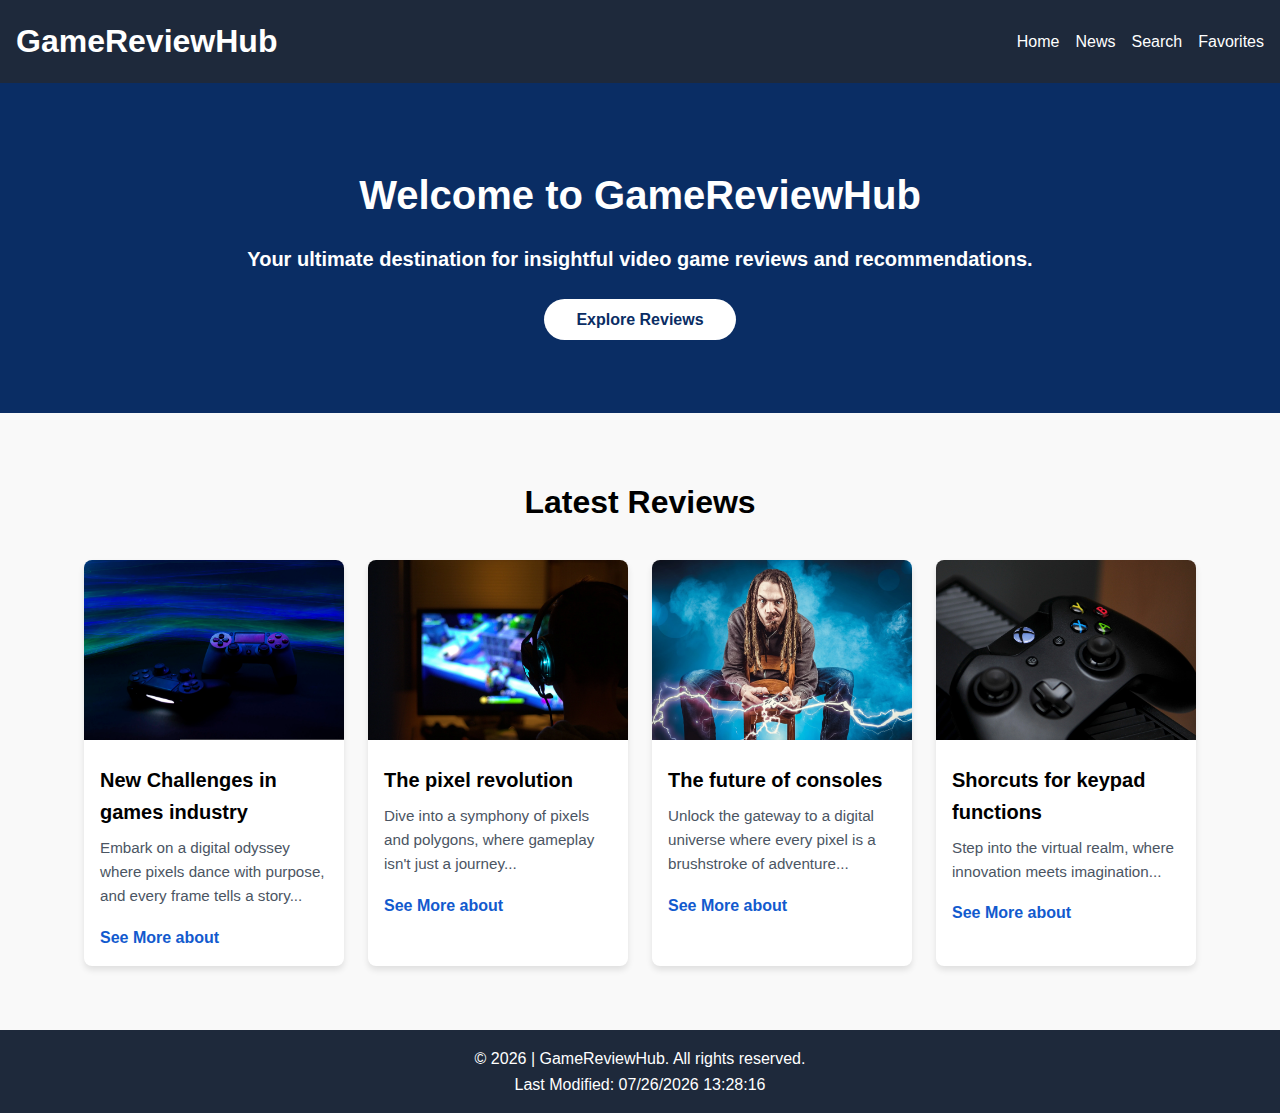
<file: index.html>
<!DOCTYPE html>
<html lang="en">
<head>
  <meta charset="UTF-8">
  <meta name="viewport" content="width=device-width, initial-scale=1.0">
  <meta name="description" content="GameReviewHub - Your ultimate destination for insightful video game reviews and recommendations.">
  <meta name="keywords" content="video games, reviews, gaming news, game recommendations">
  <meta name="author" content="Jose L. Martinez">
  <title>GameReviewHub</title>
  <link rel="stylesheet" href="styles/styles.css">
</head>
<body>

  <!-- Navigation -->
  <nav class="nav">
    <h1 class="logo">GameReviewHub</h1>
    <ul class="nav-links">
      <li><a href="index.html">Home</a></li>
      <li><a href="news.html">News</a></li>
      <li><a href="search.html">Search</a></li>
      <li><a href="favorites.html">Favorites</a></li>
    </ul>
  </nav>

  <!-- Hero Section -->
  <section class="hero">
    <div class="container">
      <h1>Welcome to GameReviewHub</h1>
      <p class="description">Your ultimate destination for insightful video game reviews and recommendations.</p>
      <a href="news.html" class="btn">Explore Reviews</a>
    </div>
  </section>

  <!-- Reviews Section -->
  <section class="reviews">
    <div class="container">
      <h2>Latest Reviews</h2>
      <div class="cards">

        <!-- Card 1 -->
        <div class="card">
          <img src="images/game-console-6603120_drkxyb.webp" alt="Game Title">
          <div class="card-content">
            <h3>New Challenges in games industry</h3>
            <p>Embark on a digital odyssey where pixels dance with purpose, and every frame tells a story...</p>
            <a href="news.html">See More about</a>
          </div>
        </div>

        <!-- Card 2 -->
        <div class="card">
          <img src="images/fortnite-4129124_1920_spddvh.webp" alt="Game Title">
          <div class="card-content">
            <h3>The pixel revolution</h3>
            <p>Dive into a symphony of pixels and polygons, where gameplay isn't just a journey...</p>
            <a href="news.html">See More about</a>
          </div>
        </div>

        <!-- Card 3 -->
        <div class="card">
          <img src="images/gamer-3163518_1920_ewwg4i.webp" alt="Game Title">
          <div class="card-content">
            <h3>The future of consoles</h3>
            <p>Unlock the gateway to a digital universe where every pixel is a brushstroke of adventure...</p>
            <a href="news.html">See More about</a>
          </div>
        </div>

        <!-- Card 4 -->
        <div class="card">
          <img src="images/video-games-893225_1920_ujuasp.webp" alt="Game Title">
          <div class="card-content">
            <h3>Shorcuts for keypad functions</h3>
            <p>Step into the virtual realm, where innovation meets imagination...</p>
            <a href="news.html">See More about</a>
          </div>
        </div>

      </div>
    </div>
  </section>

  <!-- Footer -->
  <footer class="footer">
    <p>&copy; <span id="current-year"></span> | GameReviewHub. All rights reserved.</p>
    <p id="lastModified"></p>
  </footer>
  <script type="module" src="scripts/common.js"></script>
</body>
</html>
</file>
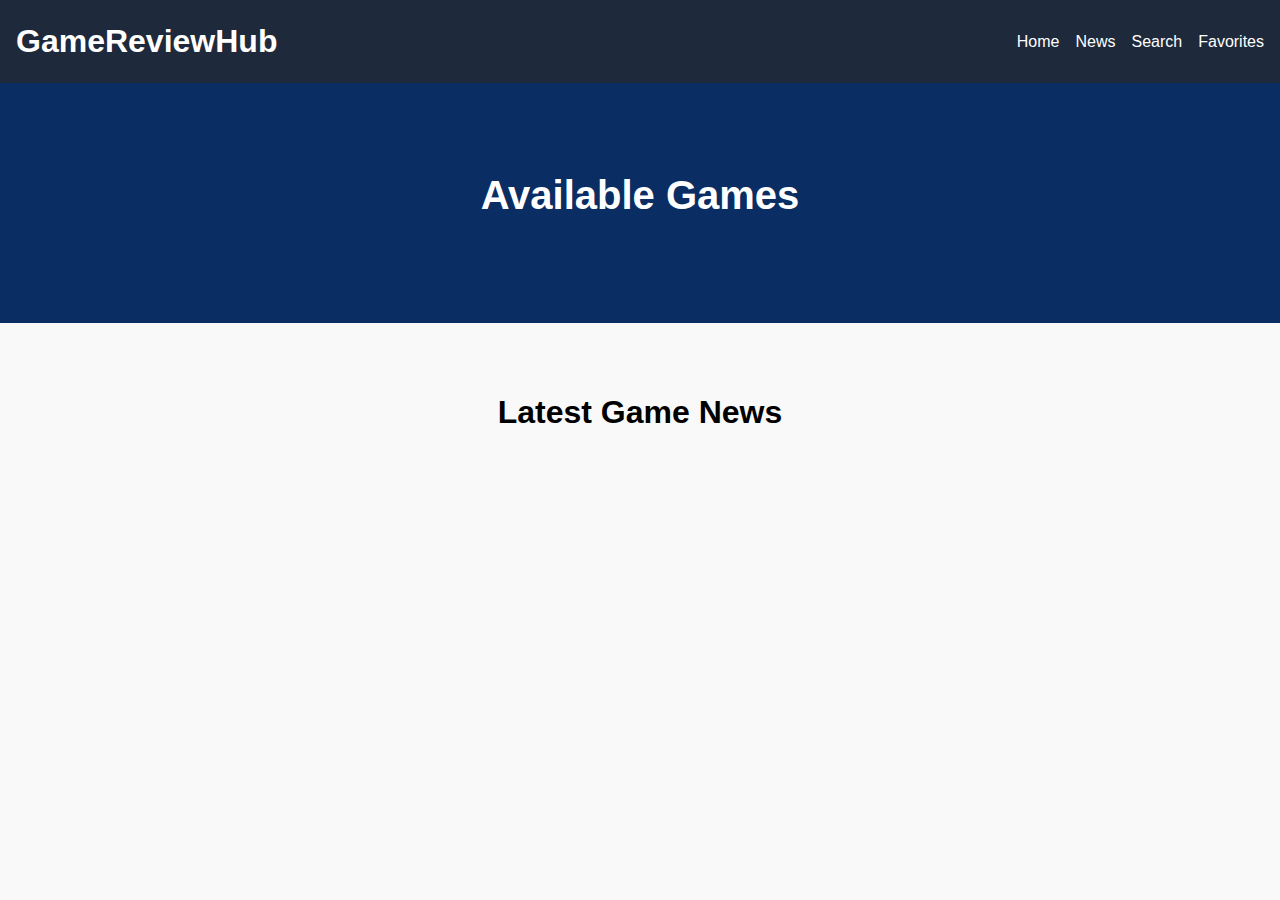
<file: news.html>
<!DOCTYPE html>
<html lang="en">
<head>
  <meta charset="UTF-8">
  <meta name="viewport" content="width=device-width, initial-scale=1.0">
  <meta name="description" content="GameReviewHub - Your ultimate destination for insightful video game reviews and recommendations.">
  <meta name="keywords" content="video games, reviews, gaming news, game recommendations">
  <meta name="author" content="Jose L. Martinez">
  <title>Game News</title>
  <link rel="stylesheet" href="styles/styles.css">
</head>
<body>

  <nav class="nav">
    <h1 class="logo">GameReviewHub</h1>
    <ul class="nav-links">
      <li><a href="index.html">Home</a></li>
      <li><a href="news.html">News</a></li>
      <li><a href="search.html">Search</a></li>
      <li><a href="favorites.html">Favorites</a></li>
    </ul>
  </nav>

  <section class="hero small">
    <h1>Available Games</h1>
  </section>

  <section class="reviews">
    <h2>Latest Game News</h2>
    <div class="container">
      <div id="game-list" class="cards"></div>
      <!-- Modal -->
<div id="gameModal" class="modal hidden">
    <div class="modal-content" id="modalContent">
      <span class="close-btn" onclick="closeModal()">&times;</span>
      <div id="modal-details"></div>
    </div>
  </div>
  
    </div>
  </section>

  <script type="module" src="scripts/news.js"></script>
</body>
</html>
</file>
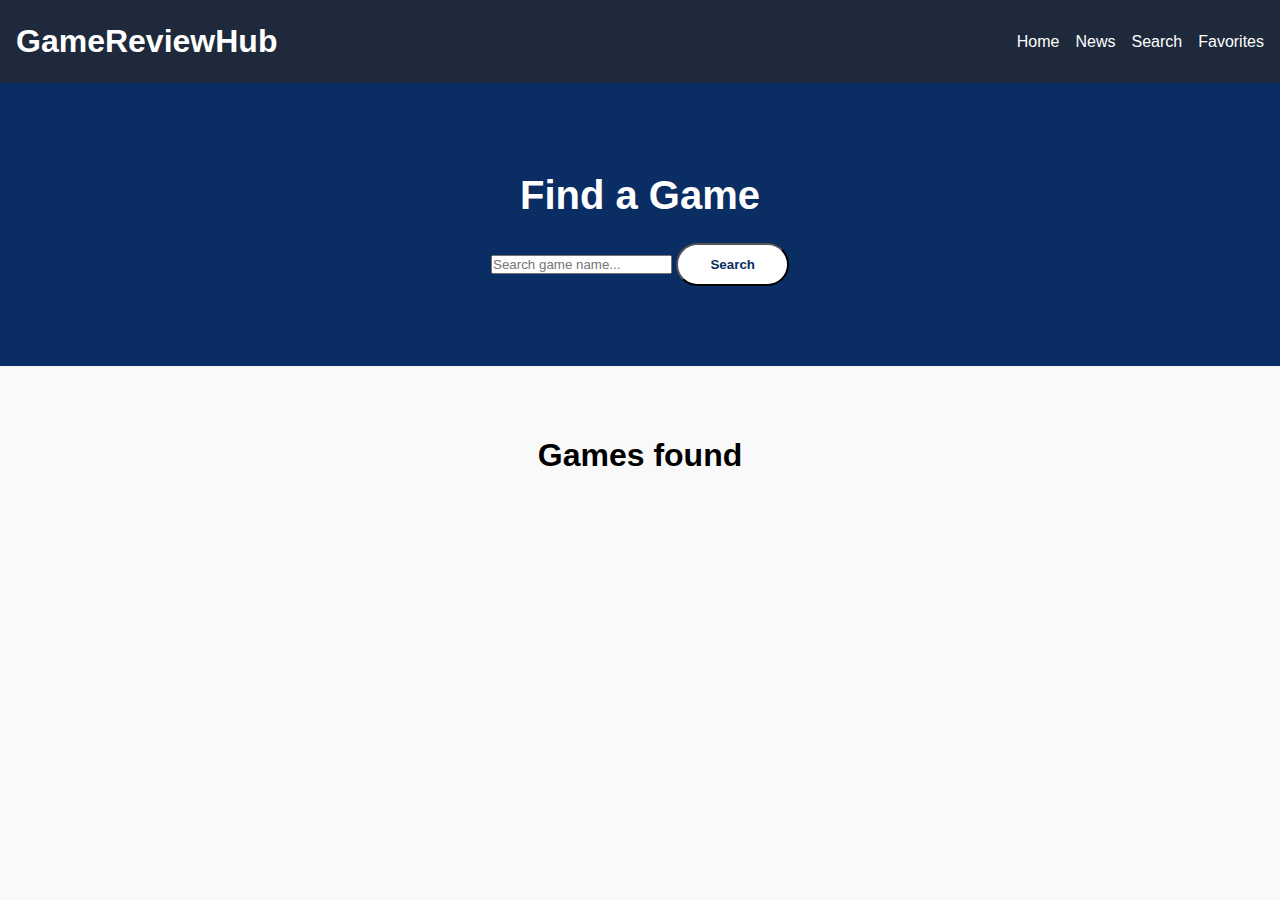
<file: search.html>
<!DOCTYPE html>
<html lang="en">
<head>
  <meta charset="UTF-8">
  <meta name="viewport" content="width=device-width, initial-scale=1.0">
  <meta name="description" content="GameReviewHub - Your ultimate destination for insightful video game reviews and recommendations.">
  <meta name="keywords" content="video games, reviews, gaming news, game recommendations">
  <meta name="author" content="Jose L. Martinez">
  <title>Search Games</title>
  <link rel="stylesheet" href="styles/styles.css">
</head>
<body>

  <nav class="nav">
    <h1 class="logo">GameReviewHub</h1>
    <ul class="nav-links">
      <li><a href="index.html">Home</a></li>
      <li><a href="news.html">News</a></li>
      <li><a href="search.html">Search</a></li>
      <li><a href="favorites.html">Favorites</a></li>
    </ul>
  </nav>

  <section class="hero small">
    <h1>Find a Game</h1>
    <form id="search-form">
      <input type="text" id="search-input" placeholder="Search game name..." required>
      <button type="submit" class="btn">Search</button>
    </form>
  </section>

  <section class="reviews">
    <h2>Games found</h2>
    <div class="container">
      <div id="search-results" class="cards"></div>
    </div>
  </section>

  <script type="module" src="scripts/search.js"></script>
</body>
</html>
</file>
<file: styles/styles.css>
* {
    margin: 0;
    padding: 0;
    box-sizing: border-box;
  }
  
  body {
    font-family: sans-serif;
    line-height: 1.6;
    background-color: #f9f9f9;
    font-family:'Lucida Sans', 'Lucida Sans Regular', 'Lucida Grande', 'Lucida Sans Unicode', Geneva, Verdana, sans-serif;
  }
  
  .nav {
    background: #1e293b;
    color: white;
    padding: 1rem;
    display: flex;
    justify-content: space-between;
    align-items: center;
  }
  
  .nav-links {
    list-style: none;
    display: flex;
    gap: 1rem;
  }
  
  .nav-links a {
    color: white;
    text-decoration: none;
  }
  
  .hero {
    background-color: #0a2d64;
    color: white;
    text-align: center;
    padding: 5rem 1rem;
  }
  
  .hero h1 {
    font-size: 2.5rem;
    margin-bottom: 1rem;
  }
  
  .hero p {
    font-size: 1.25rem;
    margin-bottom: 2rem;
  }
  
  .btn {
    background-color: white;
    color: #0a2d64;
    padding: 0.75rem 2rem;
    border-radius: 999px;
    text-decoration: none;
    transition: 0.3s;
    font-weight: 600;
  }
  
  .btn:hover {
    background-color: #2563eb;
    color: white;
  }
  
  .reviews {
    padding: 4rem 1rem;
  }
  
  .reviews h2 {
    text-align: center;
    font-size: 2rem;
    margin-bottom: 2rem;
  }
  
  .cards {
    display: flex;
    flex-wrap: wrap;
    justify-content: center;
    gap: 1.5rem;
  }
  
  .card {
    background: white;
    width: 260px;
    border-radius: 0.5rem;
    box-shadow: 0 4px 6px rgba(0,0,0,0.1);
    overflow: hidden;
  }
  
  .card img {
    width: 100%;
    height: 180px;
    object-fit: cover;
  }
  
  .card-content {
    padding: 1rem;
  }
  
  .card-content h3 {
    font-size: 1.25rem;
    margin-bottom: 0.5rem;
  }
  
  .card-content p {
    font-size: 0.95rem;
    color: #4b5563;
    margin-bottom: 1rem;
  }

  .description {
    font-size: 0.85rem;
    font-weight: 600;
  }
  
  .card-content a {
    color: #125ace;
    text-decoration: none;
    font-weight: 600;
  }
  
  .card-content a:hover {
    text-decoration: underline;
  }

  .modal {
    position: fixed;
    top: 0;
    left: 0;
    width: 100%;
    height: 100%;
    background-color: rgba(0,0,0,0.7);
    display: flex;
    align-items: center;
    justify-content: center;
    z-index: 999;
  }
  
  .modal.hidden {
    display: none;
  }
  
  .modal-content {
    background: white;
    padding: 2rem;
    border-radius: 10px;
    width: 90%;
    max-width: 600px;
    position: relative;
    animation: fadeIn 0.3s ease-in-out;
  }
  
  .modal-content img {
    width: 100%;
    border-radius: 10px;
    margin-bottom: 1rem;
  }
  
  .close-btn {
    position: absolute;
    top: 10px;
    right: 15px;
    font-size: 2rem;
    cursor: pointer;
  }
  
  @keyframes fadeIn {
    from { opacity: 0; transform: scale(0.9); }
    to { opacity: 1; transform: scale(1); }
  }
  
  
  .footer {
    background-color: #1e293b;
    color: white;
    text-align: center;
    padding: 1rem;
  }
</file>
